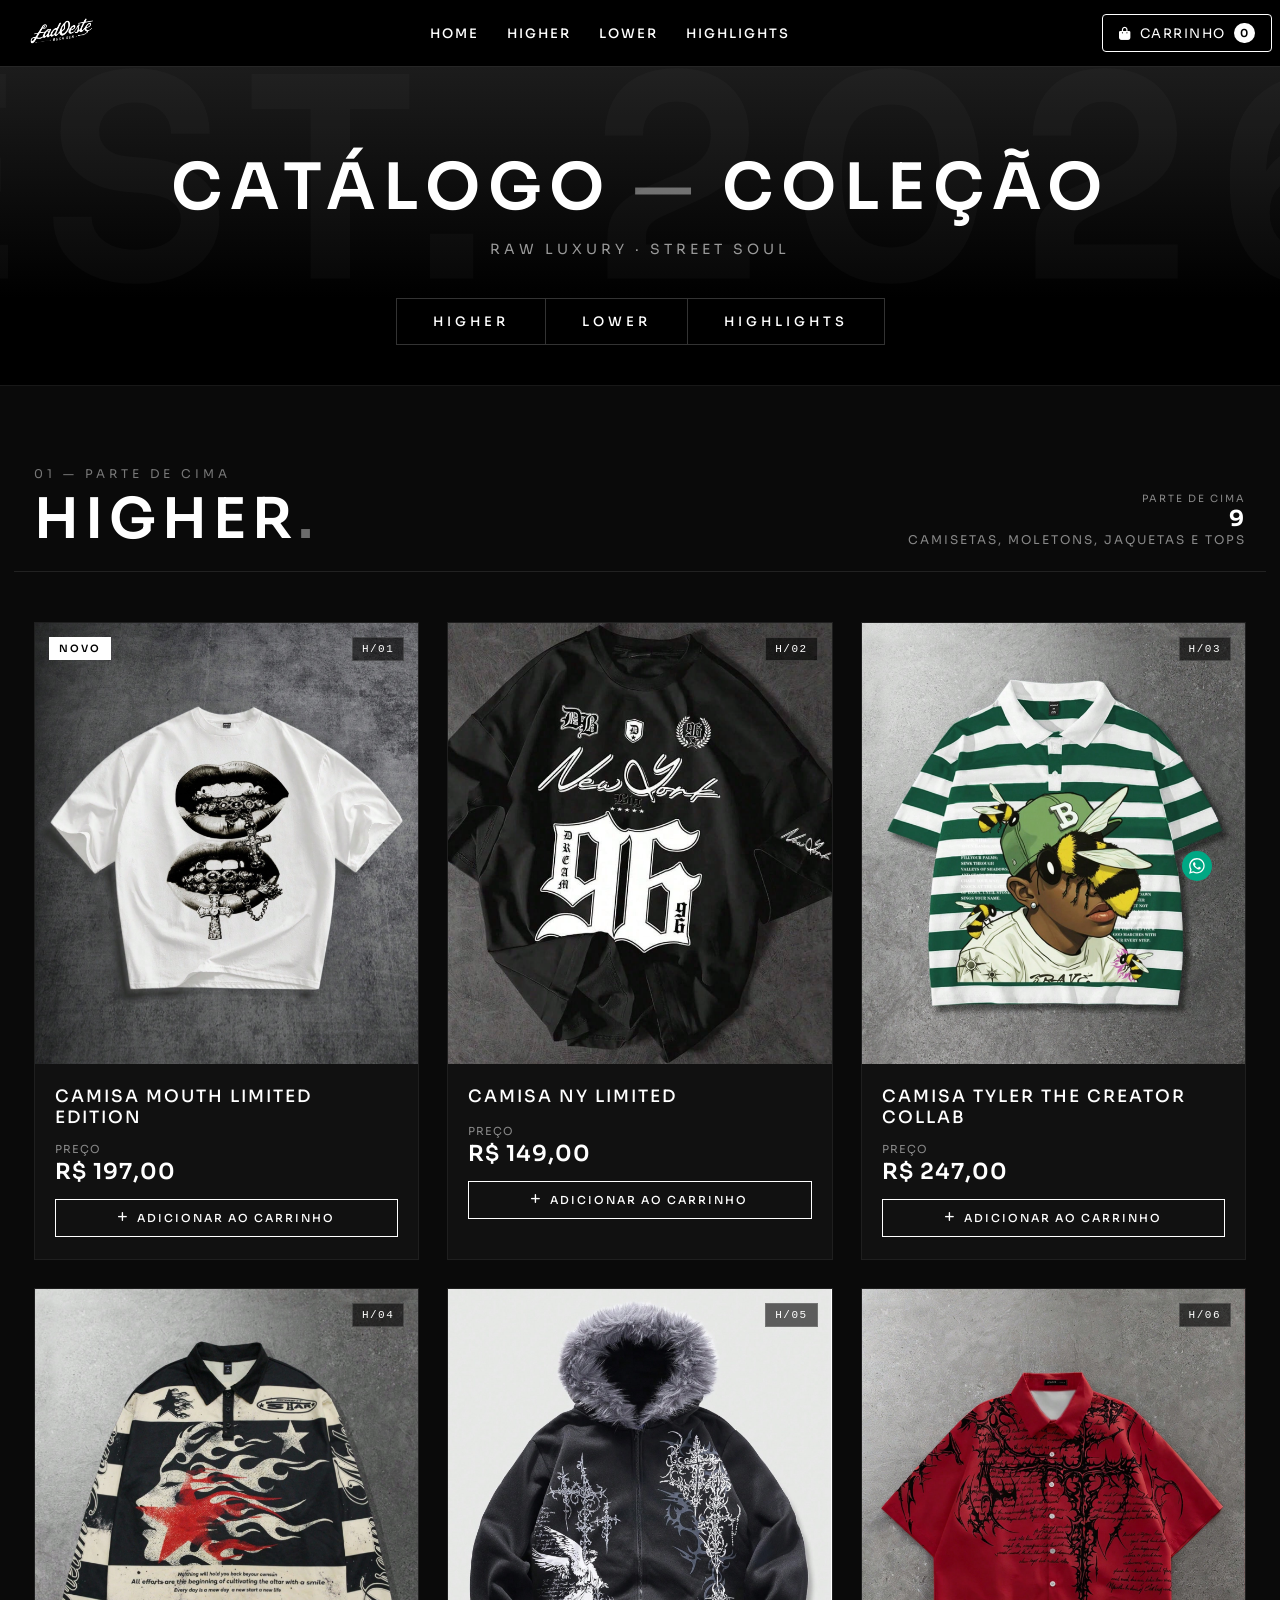
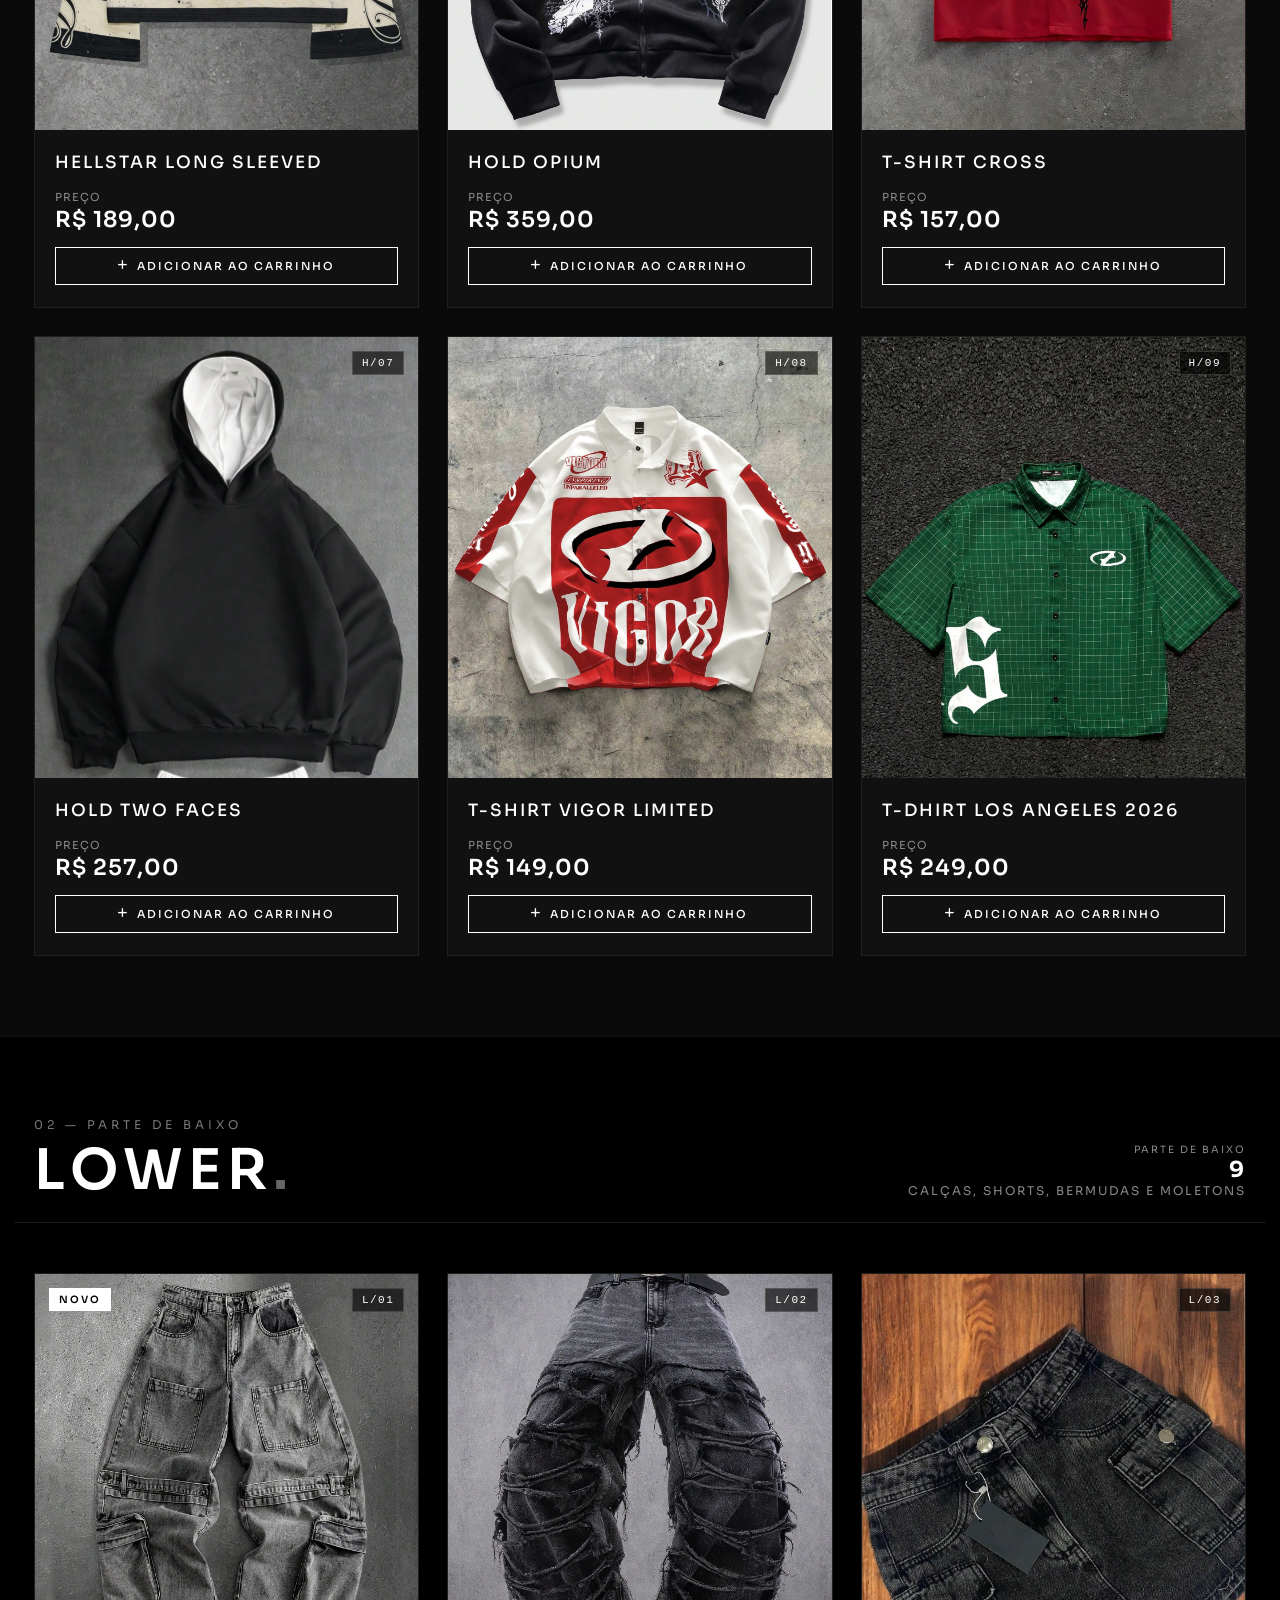
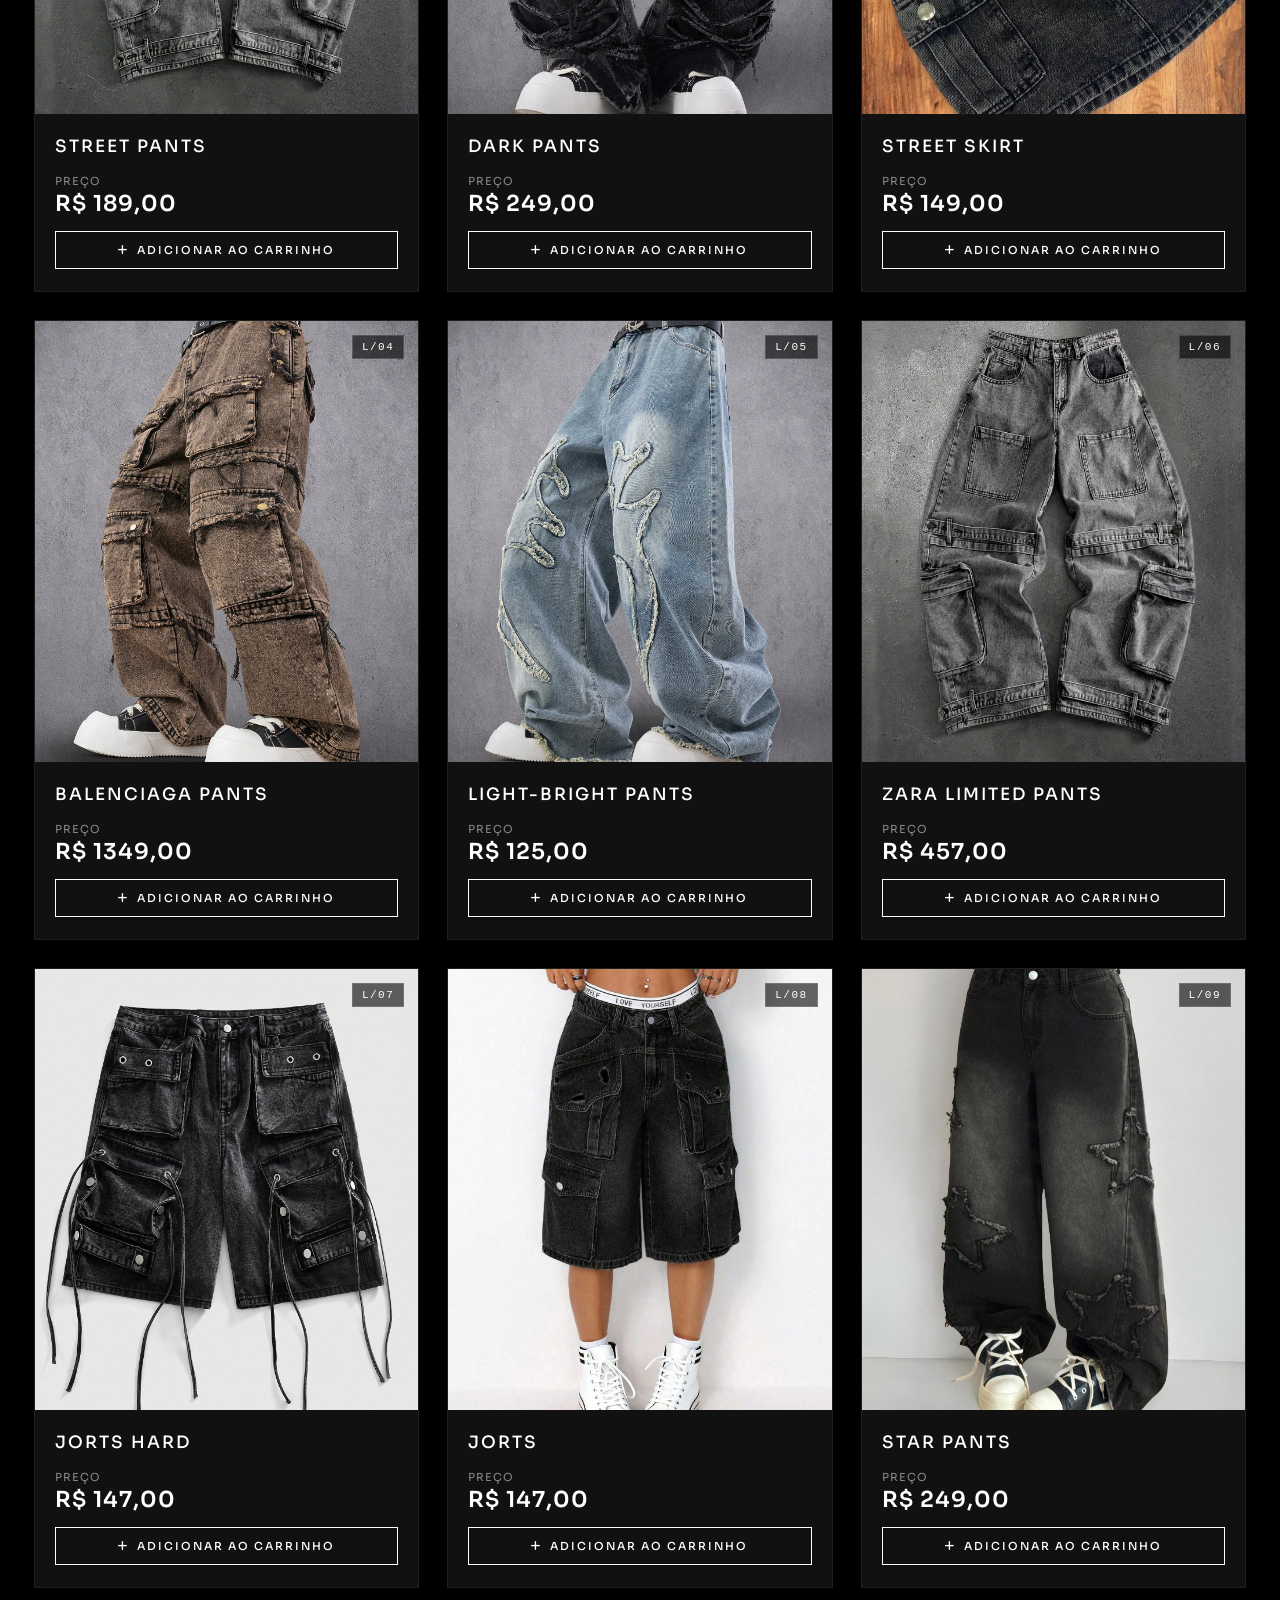
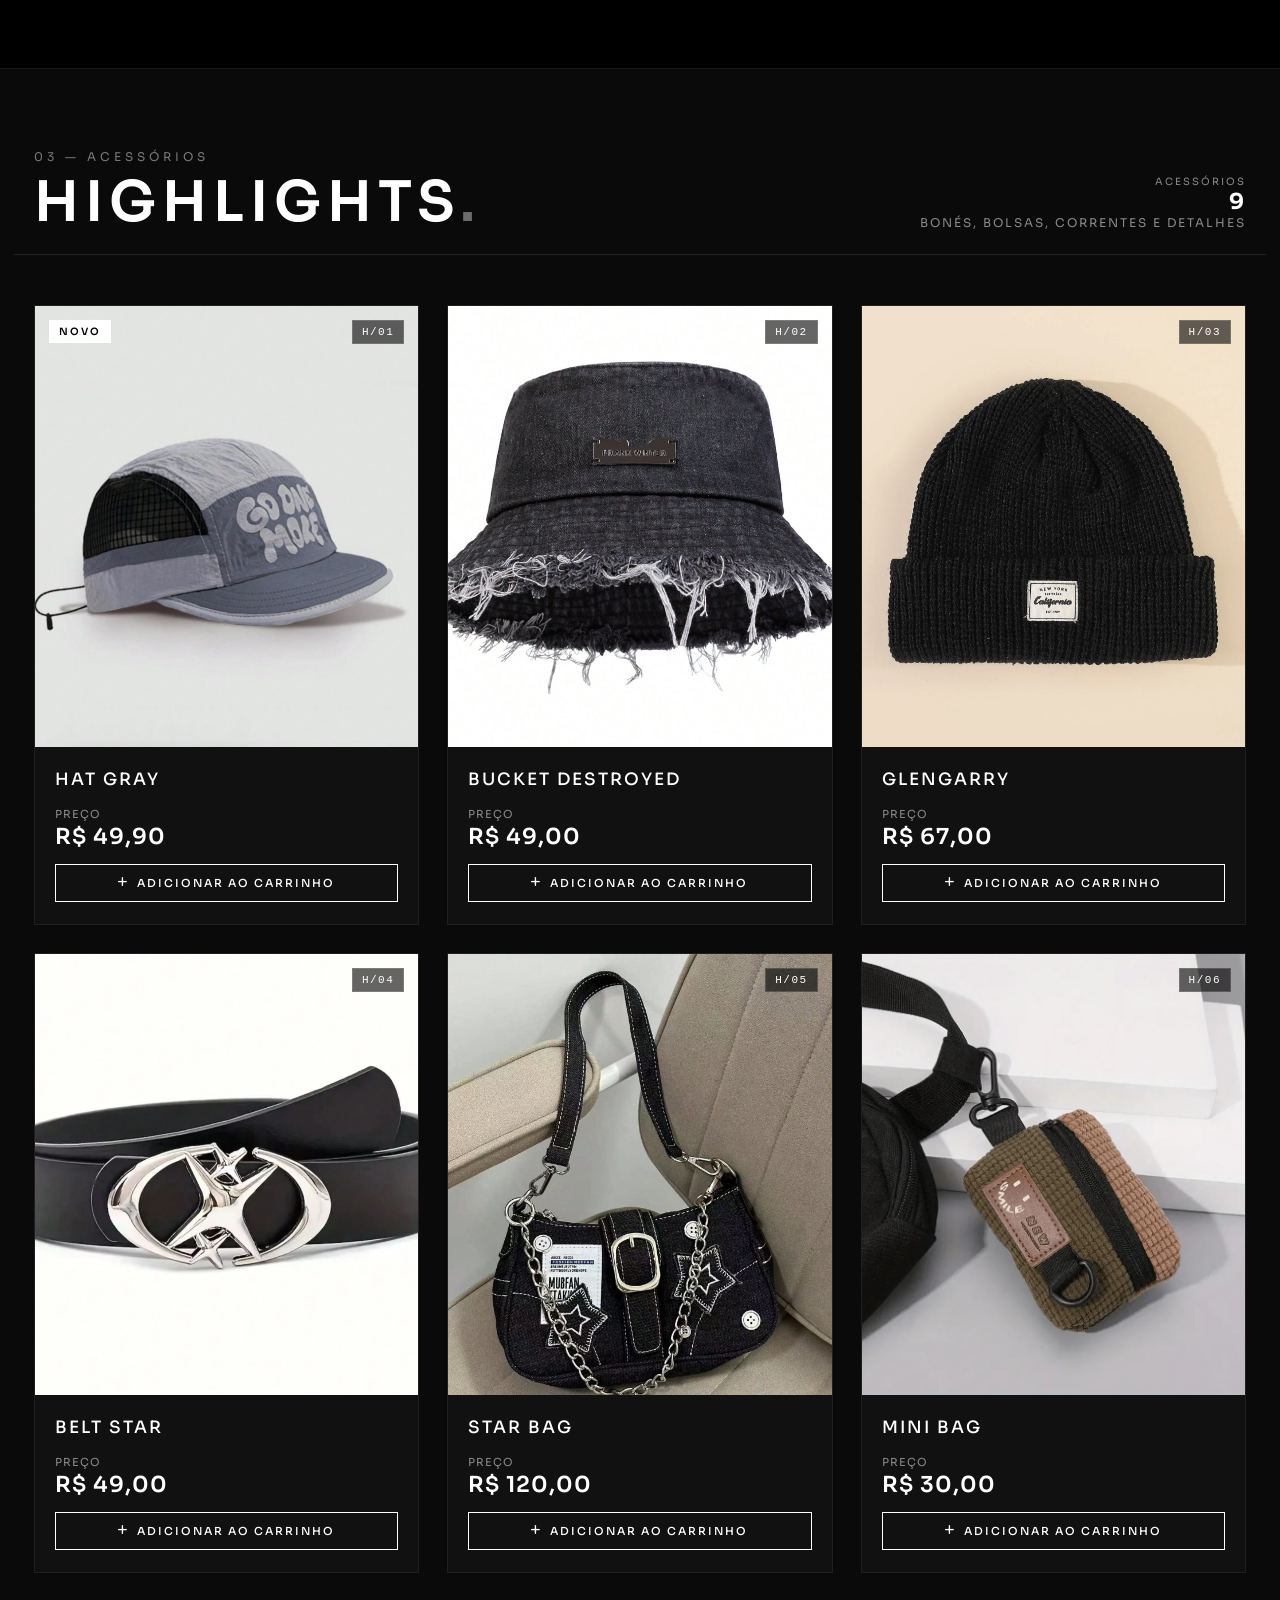
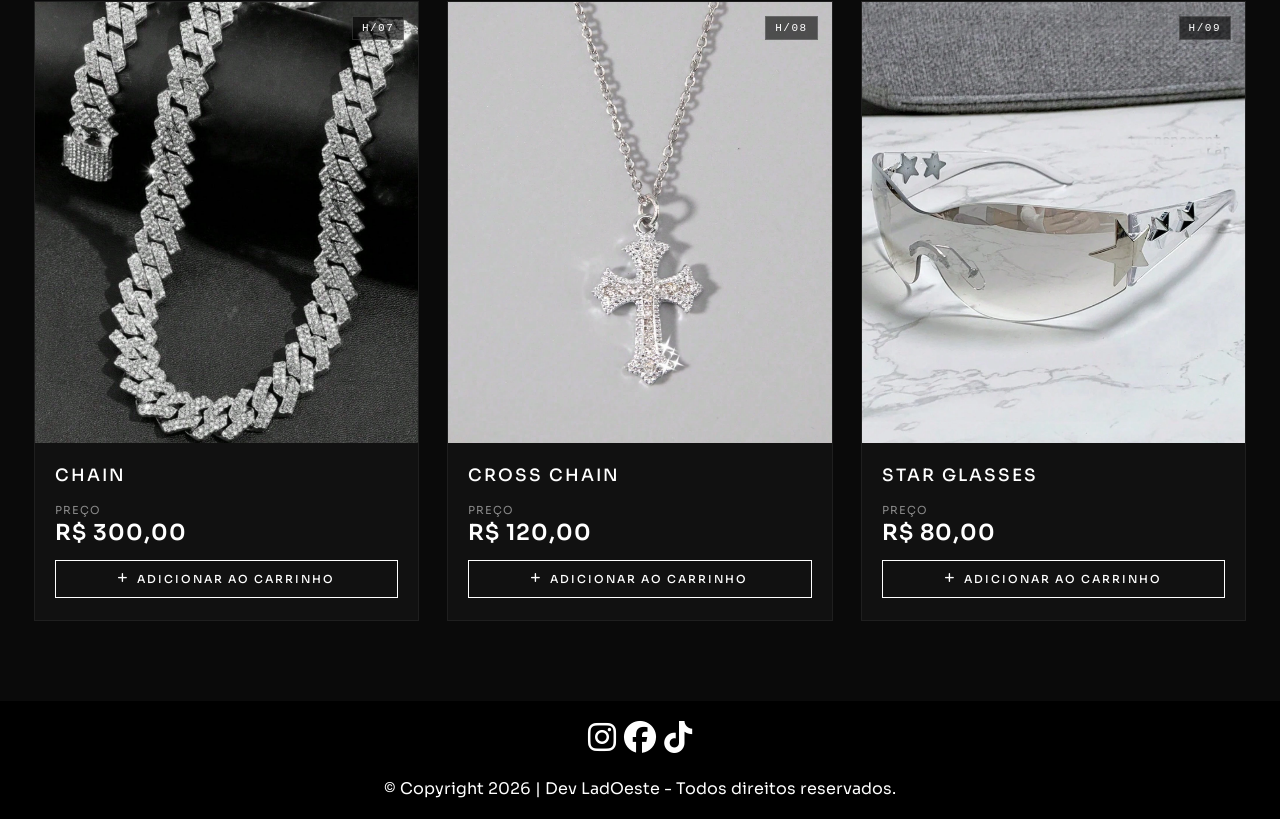
<file: catalogo.html>
<!DOCTYPE html>
<html lang="pt-br">
<head>
  <meta charset="UTF-8" />
  <meta name="viewport" content="width=device-width, initial-scale=1.0" />

  <link href="https://unpkg.com/aos@2.3.1/dist/aos.css" rel="stylesheet" />
  <link rel="preconnect" href="https://fonts.googleapis.com" />
  <link rel="preconnect" href="https://fonts.gstatic.com" crossorigin />
  <link href="https://fonts.googleapis.com/css2?family=Sora:wght@300;400;500;600;700&display=swap" rel="stylesheet" />
  <link rel="icon" href="LadOeste_4.png?v=5" type="image/png">

  <link rel="stylesheet"
        href="https://cdnjs.cloudflare.com/ajax/libs/font-awesome/6.5.1/css/all.min.css"
        crossorigin="anonymous"
        referrerpolicy="no-referrer" />

  <link rel="stylesheet" href="style.css" />
  <link rel="stylesheet" href="catalogo.css" />
  <script src="https://unpkg.com/aos@2.3.1/dist/aos.js"></script>

  <title>Catálogo - Dev LadOeste | Streetwear</title>
</head>
<body class="catalog-page">

  <!-- HEADER -->
  <header class="catalog-header">
    <nav class="header-content container">
      <div class="header-logo" data-aos="fade-right">
        <a href="index.html" data-testid="logo-link">
          <img src="assets/LadOeste_2.svg"
               alt="LadOeste" onerror="this.style.display='none'" />
        </a>
      </div>

      <div class="catalog-nav" data-aos="fade-down">
        <a href="index.html" data-testid="nav-home">Home</a>
        <a href="#higher" data-testid="nav-higher">Higher</a>
        <a href="#lower" data-testid="nav-lower">Lower</a>
        <a href="#highlights" data-testid="nav-highlights">Highlights</a>
      </div>

      <div data-aos="fade-left">
        <button class="cart-toggle-btn" data-action="open-cart" data-testid="cart-open-btn">
          <i class="fa-solid fa-bag-shopping"></i>
          Carrinho
          <span class="cart-count-badge js-cart-count" data-testid="cart-count-badge">0</span>
        </button>
      </div>
    </nav>
  </header>

  <!-- HERO -->
  <section class="catalog-hero">
    <h1 data-aos="fade-up">Catálogo <span>—</span> Coleção</h1>
    <p data-aos="fade-up" data-aos-delay="150">Raw Luxury · Street Soul</p>
  </section>

  <!-- TABS -->
  <nav class="category-tabs" data-aos="fade-up" data-aos-delay="250">
    <a href="#higher" data-testid="tab-higher">Higher</a>
    <a href="#lower" data-testid="tab-lower">Lower</a>
    <a href="#highlights" data-testid="tab-highlights">Highlights</a>
  </nav>

  <!-- HIGHER -->
  <section class="category-section" id="higher">
    <div class="category-header" data-aos="fade-up">
      <div class="category-header-text">
        <small>01 — Parte de cima</small>
        <h2>Higher<span>.</span></h2>
      </div>
      <div class="category-header-meta" id="meta-higher"></div>
    </div>
    <div class="product-grid" id="grid-higher" data-testid="grid-higher"></div>
  </section>

  <!-- LOWER -->
  <section class="category-section" id="lower">
    <div class="category-header" data-aos="fade-up">
      <div class="category-header-text">
        <small>02 — Parte de baixo</small>
        <h2>Lower<span>.</span></h2>
      </div>
      <div class="category-header-meta" id="meta-lower"></div>
    </div>
    <div class="product-grid" id="grid-lower" data-testid="grid-lower"></div>
  </section>

  <!-- HIGHLIGHTS -->
  <section class="category-section" id="highlights">
    <div class="category-header" data-aos="fade-up">
      <div class="category-header-text">
        <small>03 — Acessórios</small>
        <h2>Highlights<span>.</span></h2>
      </div>
      <div class="category-header-meta" id="meta-highlights"></div>
    </div>
    <div class="product-grid" id="grid-highlights" data-testid="grid-highlights"></div>
  </section>

  <!-- FOOTER -->
  <footer class="footer">
    <div class="footer-icons">
      <a href="#" data-testid="footer-instagram"><i class="fa-brands fa-instagram fa-2x"></i></a>
      <a href="#" data-testid="footer-facebook"><i class="fa-brands fa-facebook fa-2x"></i></a>
      <a href="#" data-testid="footer-tiktok"><i class="fa-brands fa-tiktok fa-2x"></i></a>
    </div>
    <p>© Copyright 2026 | Dev LadOeste - Todos direitos reservados.</p>
  </footer>

  <!-- WHATSAPP FLOATING -->
  <a href="https://api.whatsapp.com/send?phone=5561992385579&text=Quero%20fazer%20um%20pedido%20hoje!"
     class="btn-whatsapp"
     target="_blank"
     data-aos="zoom-in-up"
     data-testid="whatsapp-float">
    <img src="assets/whatssapp.svg"
         alt="WhatsApp"
         onerror="this.outerHTML='<i class=&quot;fa-brands fa-whatsapp&quot; style=&quot;font-size:62px;color:#25d366;&quot;></i>'" />
    <span class="tooltip-text">Fale conosco</span>
  </a>

  <!-- ============== CART DRAWER ============== -->
  <div class="cart-overlay" id="cart-overlay" data-action="close-cart" data-testid="cart-overlay"></div>

  <aside class="cart-drawer" id="cart-drawer" data-testid="cart-drawer">
    <div class="cart-header">
      <h3>Seu <span>carrinho</span></h3>
      <button class="cart-close-btn" data-action="close-cart" data-testid="cart-close-btn" aria-label="Fechar">
        <i class="fa-solid fa-xmark"></i>
      </button>
    </div>

    <div class="cart-items" id="cart-items" data-testid="cart-items"></div>

    <div class="cart-footer">
      <div class="cart-summary-row">
        <span>Subtotal</span>
        <span class="js-cart-subtotal" data-testid="cart-subtotal">R$ 0,00</span>
      </div>
      <div class="cart-summary-row">
        <span>Frete</span>
        <span>A calcular</span>
      </div>
      <div class="cart-summary-row total">
        <span>Total</span>
        <span class="js-cart-total" data-testid="cart-total">R$ 0,00</span>
      </div>
      <button class="checkout-btn" id="checkout-btn" data-testid="checkout-btn" disabled>
        Finalizar compra
      </button>
    </div>
  </aside>

  <!-- ============== CHECKOUT MODAL ============== -->
  <div class="modal-overlay" id="checkout-modal-overlay" data-testid="checkout-modal">
    <div class="checkout-modal">
      <div class="modal-header">
        <h3>Finalizar <span>pedido</span></h3>
        <button class="cart-close-btn" data-action="close-checkout" data-testid="checkout-close-btn" aria-label="Fechar">
          <i class="fa-solid fa-xmark"></i>
        </button>
      </div>

      <div class="modal-body">
        <div class="checkout-summary">
          <div class="checkout-summary-row">
            <span>Itens</span>
            <span><span class="js-cart-count" data-testid="checkout-count">0</span> peça(s)</span>
          </div>
          <div class="checkout-summary-row">
            <span>Subtotal</span>
            <span class="js-cart-subtotal" data-testid="checkout-subtotal">R$ 0,00</span>
          </div>
          <div class="checkout-summary-row total">
            <span>Total</span>
            <span class="js-cart-total" data-testid="checkout-total">R$ 0,00</span>
          </div>
        </div>

        <span class="payment-label">Escolha a forma de pagamento</span>

        <div class="payment-options">
          <button class="payment-option" data-payment="paypal" data-testid="pay-paypal">
            <span class="payment-option-icon paypal"><i class="fa-brands fa-paypal"></i></span>
            <span class="payment-option-body">
              <strong>PayPal</strong>
              <small>Pagamento internacional seguro</small>
            </span>
            <i class="fa-solid fa-arrow-right payment-option-arrow"></i>
          </button>

          <button class="payment-option" data-payment="stripe" data-testid="pay-stripe">
            <span class="payment-option-icon stripe"><i class="fa-brands fa-stripe-s"></i></span>
            <span class="payment-option-body">
              <strong>Stripe — Cartão</strong>
              <small>Crédito / débito · Visa, Master, Amex</small>
            </span>
            <i class="fa-solid fa-arrow-right payment-option-arrow"></i>
          </button>

          <button class="payment-option" data-payment="mercadopago" data-testid="pay-mercadopago">
            <span class="payment-option-icon mercadopago"><i class="fa-solid fa-money-bill-wave"></i></span>
            <span class="payment-option-body">
              <strong>Mercado Pago</strong>
              <small>Pix · cartão · boleto</small>
            </span>
            <i class="fa-solid fa-arrow-right payment-option-arrow"></i>
          </button>

          <button class="payment-option" data-payment="whatsapp" data-testid="pay-whatsapp">
            <span class="payment-option-icon whatsapp"><i class="fa-brands fa-whatsapp"></i></span>
            <span class="payment-option-body">
              <strong>Finalizar via WhatsApp</strong>
              <small>Combinar pagamento direto com a loja</small>
            </span>
            <i class="fa-solid fa-arrow-right payment-option-arrow"></i>
          </button>
        </div>
      </div>

      <div class="modal-footer">
        <small>Pagamento 100% seguro · Suas informações são privadas</small>
      </div>
    </div>
  </div>

  <!-- TOAST -->
  <div class="toast" id="toast" data-testid="toast">
    <i class="fa-solid fa-check-circle"></i>
    <span>Item adicionado</span>
  </div>

  <!-- React mount (kept hidden so CRA dev server doesn't break) -->
  <div id="root" style="display:none"></div>

  <script src="cart.js"></script>
  <script src="catalog-data.js"></script>
  <script>
    if (typeof AOS !== "undefined") AOS.init({ duration: 700, once: true });
  </script>
</body>
</html>
</file>
<file: style.css>
* {
  margin: 0;
  padding: 0;
  box-sizing: border-box;
  outline: 0;
}

header {
  width: 100%;
}

.header-content {
  display: flex;
  align-items: center;
  justify-content: space-between;
}

i {
  color: #FFF;
}

.header-icons {
  display: flex;
  gap: 14px;
}

.header-icons a:hover i {
  animation: translateY 0.8s infinite alternate;
  color: #d34040;
}

@keyframes translateY {
  from { transform: translateY(0) scale(1); }
  to   { transform: translateY(-8px) scale(1.1); }
}

.header-button {
  border: 1px solid #FFF;
  padding: 8px 24px;
  border-radius: 4px;
  color: #FFF;
  background-color: transparent;
  transition: background-color 0.8s;
  text-transform: uppercase;
  letter-spacing: 2px;
  font-size: 13px;
  font-weight: 500;
  display: inline-block;
}

.header-button:hover {
  border: 1px solid #7c7c7c;
  background-color: #000000;
}

.header-logo {
  display: flex;
  align-items: center;
  justify-content: center;
  margin-top: 14px;
}

@media screen and (max-width: 768px) {
  .header-content {
    width: 100%;
    flex-direction: column;
    align-items: center;
    justify-content: center;
  }
  .header-content i {
    margin-top: 16px;
    font-size: 34px;
  }
  .header-logo img {
    width: 160px;
    margin-top: 10px;
  }
  .header-button { display: none; }
}

.container {
  max-width: 1440px;
  margin: 0 auto;
  padding: 0 8px;
}

.bg-home {
  position: relative;
}

.bg-home::before {
  content: "";
  display: block;
  position: absolute;
  background-image: linear-gradient(to bottom, rgb(255, 255, 255), #030303), url("./assets/bg.jpg");
  left: 0;
  top: 0;
  width: 100%;
  height: 100%;
  z-index: -1;
  background-size: cover;
  background-repeat: no-repeat;
  background-position: 50% 0;
  opacity: 0.9;
}

.hero {
  color: #FFF;
  min-height: 80vh;
  display: flex;
  flex-direction: column;
  align-items: center;
  justify-content: center;
  padding: 14px;
}

.about {
  background-color: #000000;
  overflow: hidden;
  color: #FFF;
  background-image: url("./assets/fundo.png");
}

.about-content {
  display: flex;
  align-items: center;
  justify-content: center;
  gap: 14px;
  padding: 34px 14px 64px 14px;
}
.about-content img { max-width: 570px; }
.about-content div { flex: 1; }

.about-description h2 {
  font-size: 38px;
  margin-bottom: 24px;
}
.about-description p {
  margin-bottom: 14px;
  line-height: 150%;
}

@media screen and (max-width: 768px) {
  .about-content { flex-direction: column; }
}

.services {
  background-color: #FFF;
  color: #232224;
  display: flex;
  flex-direction: column;
  align-items: center;
  justify-content: center;
  padding: 54px 14px;
}

.services-content h2 {
  text-transform: uppercase;
  text-align: center;
  font-size: 38px;
  margin-bottom: 14px;
}

.services-content h3 {
  text-align: center;
  font-size: 28px;
}

.haircuts {
  display: flex;
  justify-content: center;
  align-items: center;
  gap: 16px;
  padding: 0 44px 34px 44px;
}

.haircut {
  flex: 1;
  display: flex;
  flex-direction: column;
  background-color: #FFF;
  border-radius: 8px;
  box-shadow: 0px -1px 17px -4px rgba(0, 0, 0, 0.45);
  overflow: hidden;
  cursor: pointer;
  text-decoration: none;
  color: inherit;
}
.haircut img {
  width: 100%;
  max-width: 354px;
  transition: transform 0.2s;
}
.haircut img:hover {
  transform: scale(1.2);
  z-index: 1;
}

.haircut-info {
  width: 100%;
  display: flex;
  justify-content: center;
  padding: 14px;
  background-color: #FFF;
  z-index: 99;
  text-align: center;
}

.haircut-info button {
  color: #FFF;
  background-color: #d94140;
  padding: 4px 8px;
  border-radius: 4px;
  border: 0;
  cursor: default;
}

@media screen and (max-width: 768px) {
  .haircuts { flex-direction: column; }
  .haircut img { max-width: 740px; }
}

.footer {
  display: flex;
  flex-direction: column;
  align-items: center;
  justify-content: center;
  padding: 20px 0;
  gap: 24px;
  color: #ffffff;
  background-color: #000000;
}

.footer-icons { display: flex; gap: 8px; color: #FFF; }
.footer-logo img { width: 200px; }

.btn-whatsapp {
  position: fixed;
  bottom: 14px;
  right: 24px;
  z-index: 99;
}
.btn-whatsapp img {
  max-width: 74px;
  transition: transform 0.4s;
}
.btn-whatsapp img:hover { transform: scale(1.1); }

.btn-whatsapp .tooltip-text {
  visibility: hidden;
  position: absolute;
  width: 120px;
  top: 8px;
  left: -144px;
  padding: 6px;
  border-radius: 8px;
  text-align: center;
  background-color: #232224;
  color: #FFF;
  opacity: 0;
  transition: opacity 0.4s;
}

.btn-whatsapp:hover .tooltip-text {
  visibility: visible;
  opacity: 1;
}

@media screen and (max-width: 768px) {
  .btn-whatsapp img { max-width: 64px; }
}

body {
  font-family: "Sora", sans-serif;
  width: 100%;
  min-height: 100vh;
  position: relative;
  background-color: #858686;
}

button { font-family: "Sora", sans-serif; cursor: pointer; }
svg { width: 100%; }
img { width: 40%; height: auto; }
a { cursor: pointer; text-decoration: none; }
.sobre { width: 900px; }
</file>
<file: catalogo.css>
/* ===== CATÁLOGO PAGE ===== */

.catalog-page {
  background: #000;
  min-height: 100vh;
  color: #FFF;
}

/* HEADER do catálogo - igual ao home mas mais compacto */
.catalog-header {
  position: sticky;
  top: 0;
  z-index: 50;
  background: rgba(0, 0, 0, 0.92);
  backdrop-filter: blur(14px);
  -webkit-backdrop-filter: blur(14px);
  border-bottom: 1px solid rgba(255, 255, 255, 0.15);
  padding: 14px 0;
}

.catalog-header .header-content {
  align-items: center;
}

.catalog-header .header-logo { margin-top: 0; }
.catalog-header .header-logo img { width: 110px; }

.catalog-nav {
  display: flex;
  gap: 28px;
  align-items: center;
}

.catalog-nav a {
  color: #FFF;
  font-size: 13px;
  text-transform: uppercase;
  letter-spacing: 2px;
  font-weight: 500;
  position: relative;
  padding: 6px 0;
  transition: color 0.3s;
}

.catalog-nav a::after {
  content: "";
  position: absolute;
  bottom: 0;
  left: 0;
  width: 0;
  height: 2px;
  background: #FFF;
  transition: width 0.3s;
}

.catalog-nav a:hover { color: #FFF; }
.catalog-nav a:hover::after { width: 100%; }

.cart-toggle-btn {
  background: transparent;
  border: 1px solid #FFF;
  color: #FFF;
  padding: 8px 16px;
  border-radius: 4px;
  display: flex;
  align-items: center;
  gap: 8px;
  transition: all 0.3s;
  position: relative;
  font-size: 13px;
  text-transform: uppercase;
  letter-spacing: 1.5px;
}

.cart-toggle-btn:hover {
  background: #FFF;
  color: #000;
}

.cart-count-badge {
  background: #FFF;
  color: #000;
  font-size: 11px;
  min-width: 20px;
  height: 20px;
  border-radius: 10px;
  display: inline-flex;
  align-items: center;
  justify-content: center;
  padding: 0 6px;
  font-weight: 600;
}

.cart-toggle-btn:hover .cart-count-badge {
  background: #000;
  color: #FFF;
}

/* CATALOG HERO - único gradiente da página */
.catalog-hero {
  padding: 80px 14px 40px;
  text-align: center;
  position: relative;
  overflow: hidden;
  background: linear-gradient(180deg, #1c1c1c 0%, #000 100%);
}

.catalog-hero::before {
  content: "EST. 2026";
  position: absolute;
  top: 50%;
  left: 50%;
  transform: translate(-50%, -50%);
  font-size: 280px;
  font-weight: 600;
  color: rgba(255, 255, 255, 0.025);
  letter-spacing: 20px;
  white-space: nowrap;
  z-index: 0;
  pointer-events: none;
}

.catalog-hero h1 {
  font-size: 64px;
  text-transform: uppercase;
  letter-spacing: 8px;
  margin-bottom: 12px;
  position: relative;
  z-index: 1;
  font-weight: 600;
}

.catalog-hero h1 span { color: #FFF; opacity: 0.4; }

.catalog-hero p {
  color: #999;
  font-size: 14px;
  letter-spacing: 4px;
  text-transform: uppercase;
  position: relative;
  z-index: 1;
}

/* CATEGORY ANCHORS NAV */
.category-tabs {
  display: flex;
  justify-content: center;
  gap: 0;
  padding: 0 14px 40px;
  flex-wrap: wrap;
  position: relative;
  z-index: 1;
}

.category-tabs a {
  color: #FFF;
  padding: 14px 36px;
  text-transform: uppercase;
  letter-spacing: 4px;
  font-size: 13px;
  font-weight: 500;
  border: 1px solid rgba(255, 255, 255, 0.2);
  border-right: none;
  transition: all 0.3s;
}

.category-tabs a:last-child { border-right: 1px solid rgba(255, 255, 255, 0.2); }
.category-tabs a:hover {
  background: #FFF;
  border-color: #FFF;
  color: #000;
}

/* CATEGORY SECTIONS */
.category-section {
  padding: 80px 14px;
  border-top: 1px solid rgba(255, 255, 255, 0.06);
}

.category-section:nth-child(even) {
  background: #0a0a0a;
}

.category-header {
  max-width: 1440px;
  margin: 0 auto 50px;
  display: flex;
  align-items: flex-end;
  justify-content: space-between;
  padding: 0 20px;
  border-bottom: 1px solid rgba(255, 255, 255, 0.1);
  padding-bottom: 24px;
}

.category-header-text h2 {
  font-size: 56px;
  text-transform: uppercase;
  letter-spacing: 6px;
  font-weight: 600;
  line-height: 1;
}

.category-header-text h2 span { color: #FFF; opacity: 0.4; }

.category-header-text small {
  color: #777;
  font-size: 12px;
  letter-spacing: 4px;
  text-transform: uppercase;
  display: block;
  margin-bottom: 10px;
}

.category-header-meta {
  color: #888;
  font-size: 12px;
  letter-spacing: 2px;
  text-transform: uppercase;
  text-align: right;
}

.category-header-meta strong { color: #FFF; font-size: 22px; display: block; }

/* PRODUCT GRID */
.product-grid {
  max-width: 1440px;
  margin: 0 auto;
  display: grid;
  grid-template-columns: repeat(3, 1fr);
  gap: 28px;
  padding: 0 20px;
}

.product-card {
  background: #111;
  border: 1px solid rgba(255, 255, 255, 0.06);
  overflow: hidden;
  transition: transform 0.4s, border-color 0.4s, box-shadow 0.4s;
  display: flex;
  flex-direction: column;
  position: relative;
}

.product-card:hover {
  transform: translateY(-6px);
  border-color: #FFF;
  box-shadow: 0 24px 48px -16px rgba(255, 255, 255, 0.18);
}

.product-image-wrap {
  position: relative;
  width: 100%;
  aspect-ratio: 1 / 1.15;
  background: #161616;
  display: flex;
  align-items: center;
  justify-content: center;
  overflow: hidden;
}

.product-image-wrap::before {
  content: "";
  position: absolute;
  inset: 0;
  background-image:
    linear-gradient(45deg, rgba(255,255,255,0.02) 25%, transparent 25%),
    linear-gradient(-45deg, rgba(255,255,255,0.02) 25%, transparent 25%);
  background-size: 12px 12px;
}

.product-image-wrap img {
  width: 100%;
  height: 100%;
  object-fit: cover;
  position: relative;
  z-index: 1;
  transition: transform 0.6s;
}

.product-card:hover .product-image-wrap img { transform: scale(1.06); }

.product-image-placeholder {
  position: relative;
  z-index: 1;
  text-align: center;
  color: rgba(255, 255, 255, 0.3);
  font-size: 11px;
  letter-spacing: 3px;
  text-transform: uppercase;
  padding: 20px;
}

.product-image-placeholder i { font-size: 48px; margin-bottom: 14px; display: block; color: rgba(255, 255, 255, 0.25); }

.product-tag {
  position: absolute;
  top: 14px;
  left: 14px;
  background: #FFF;
  color: #000;
  font-size: 10px;
  letter-spacing: 2px;
  text-transform: uppercase;
  padding: 5px 10px;
  z-index: 2;
  font-weight: 600;
}

.product-number {
  position: absolute;
  top: 14px;
  right: 14px;
  background: rgba(0, 0, 0, 0.6);
  color: #FFF;
  font-size: 11px;
  letter-spacing: 1.5px;
  padding: 5px 9px;
  z-index: 2;
  font-family: monospace;
  border: 1px solid rgba(255,255,255,0.15);
}

.product-info {
  padding: 22px 20px;
  display: flex;
  flex-direction: column;
  gap: 14px;
  flex: 1;
}

.product-name {
  font-size: 17px;
  text-transform: uppercase;
  letter-spacing: 2px;
  font-weight: 500;
  color: #FFF;
  min-height: 24px;
}

.product-name.placeholder {
  color: rgba(255, 255, 255, 0.25);
  font-style: normal;
}

.product-meta {
  display: flex;
  align-items: center;
  justify-content: space-between;
  gap: 12px;
}

.product-price {
  color: #FFF;
  font-size: 22px;
  font-weight: 600;
  letter-spacing: 1px;
}

.product-price small {
  color: #888;
  font-size: 11px;
  font-weight: 400;
  letter-spacing: 1px;
  display: block;
  text-transform: uppercase;
  margin-bottom: 2px;
}

.add-to-cart-btn {
  background: transparent;
  color: #FFF;
  border: 1px solid #FFF;
  padding: 11px 16px;
  letter-spacing: 2px;
  text-transform: uppercase;
  font-size: 11px;
  font-weight: 500;
  transition: all 0.3s;
  display: inline-flex;
  align-items: center;
  gap: 8px;
  width: 100%;
  justify-content: center;
}

.add-to-cart-btn:hover {
  background: #FFF;
  border-color: #FFF;
  color: #000;
}

.add-to-cart-btn.added {
  background: #FFF;
  border-color: #FFF;
  color: #000;
}

@media screen and (max-width: 1024px) {
  .product-grid { grid-template-columns: repeat(2, 1fr); }
  .catalog-hero h1 { font-size: 44px; letter-spacing: 5px; }
  .catalog-hero::before { font-size: 160px; letter-spacing: 12px; }
  .category-header-text h2 { font-size: 38px; }
}

@media screen and (max-width: 640px) {
  .catalog-nav { gap: 16px; }
  .catalog-nav a { font-size: 11px; letter-spacing: 1px; }
  .product-grid { grid-template-columns: 1fr; gap: 18px; }
  .catalog-hero { padding: 50px 14px 24px; }
  .catalog-hero h1 { font-size: 32px; letter-spacing: 3px; }
  .catalog-hero::before { display: none; }
  .category-header { flex-direction: column; align-items: flex-start; gap: 12px; }
  .category-header-meta { text-align: left; }
  .category-tabs a { padding: 10px 18px; letter-spacing: 2px; }
  .category-section { padding: 50px 14px; }
}

/* ===== CART DRAWER ===== */
.cart-overlay {
  position: fixed;
  inset: 0;
  background: rgba(0, 0, 0, 0.7);
  backdrop-filter: blur(4px);
  z-index: 998;
  opacity: 0;
  pointer-events: none;
  transition: opacity 0.4s;
}

.cart-overlay.open { opacity: 1; pointer-events: auto; }

.cart-drawer {
  position: fixed;
  top: 0;
  right: 0;
  width: 460px;
  max-width: 100%;
  height: 100vh;
  background: #000;
  border-left: 1px solid rgba(255, 255, 255, 0.15);
  z-index: 999;
  transform: translateX(100%);
  transition: transform 0.4s cubic-bezier(.5,.0,.2,1);
  display: flex;
  flex-direction: column;
  color: #FFF;
}

.cart-drawer.open { transform: translateX(0); }

.cart-header {
  padding: 26px 24px;
  border-bottom: 1px solid rgba(255, 255, 255, 0.08);
  display: flex;
  align-items: center;
  justify-content: space-between;
}

.cart-header h3 {
  font-size: 20px;
  letter-spacing: 4px;
  text-transform: uppercase;
  font-weight: 500;
}

.cart-header h3 span { color: #FFF; opacity: 0.5; }

.cart-close-btn {
  background: transparent;
  border: none;
  color: #FFF;
  font-size: 24px;
  width: 36px;
  height: 36px;
  display: flex;
  align-items: center;
  justify-content: center;
  border-radius: 50%;
  transition: all 0.3s;
}

.cart-close-btn:hover { background: #FFF; color: #000; transform: rotate(90deg); }

.cart-items {
  flex: 1;
  overflow-y: auto;
  padding: 18px 24px;
}

.cart-items::-webkit-scrollbar { width: 5px; }
.cart-items::-webkit-scrollbar-thumb { background: #FFF; }

.cart-empty {
  text-align: center;
  color: #666;
  padding: 80px 20px;
}

.cart-empty i {
  font-size: 56px;
  color: #333;
  margin-bottom: 18px;
}

.cart-empty p {
  letter-spacing: 3px;
  text-transform: uppercase;
  font-size: 13px;
}

.cart-empty small {
  display: block;
  margin-top: 8px;
  letter-spacing: 1px;
  font-size: 11px;
  color: #444;
}

.cart-item {
  display: flex;
  gap: 14px;
  padding: 16px 0;
  border-bottom: 1px solid rgba(255, 255, 255, 0.05);
  align-items: center;
}

.cart-item-img {
  width: 70px;
  height: 80px;
  flex-shrink: 0;
  background: #1a1a1a;
  display: flex;
  align-items: center;
  justify-content: center;
  border: 1px solid rgba(255,255,255,0.05);
}

.cart-item-img img { width: 100%; height: 100%; object-fit: cover; }
.cart-item-img i { color: rgba(255, 255, 255, 0.3); font-size: 22px; }

.cart-item-body {
  flex: 1;
  display: flex;
  flex-direction: column;
  gap: 6px;
  min-width: 0;
}

.cart-item-name {
  font-size: 13px;
  text-transform: uppercase;
  letter-spacing: 1.5px;
  font-weight: 500;
  white-space: nowrap;
  overflow: hidden;
  text-overflow: ellipsis;
}

.cart-item-cat {
  font-size: 10px;
  color: #FFF;
  opacity: 0.55;
  letter-spacing: 2px;
  text-transform: uppercase;
}

.cart-item-controls {
  display: flex;
  align-items: center;
  gap: 10px;
  margin-top: 4px;
}

.qty-btn {
  background: transparent;
  border: 1px solid rgba(255,255,255,0.2);
  color: #FFF;
  width: 26px;
  height: 26px;
  display: flex;
  align-items: center;
  justify-content: center;
  font-size: 14px;
  transition: all 0.2s;
}

.qty-btn:hover { background: #FFF; border-color: #FFF; color: #000; }

.qty-display {
  font-size: 13px;
  min-width: 22px;
  text-align: center;
  font-weight: 600;
}

.cart-item-right {
  text-align: right;
  display: flex;
  flex-direction: column;
  align-items: flex-end;
  gap: 6px;
}

.cart-item-price {
  color: #FFF;
  font-weight: 600;
  font-size: 14px;
  letter-spacing: 0.5px;
}

.cart-item-remove {
  background: transparent;
  border: none;
  color: #555;
  font-size: 12px;
  letter-spacing: 1px;
  text-transform: uppercase;
  transition: color 0.2s;
}

.cart-item-remove:hover { color: #FFF; }

.cart-footer {
  padding: 22px 24px;
  border-top: 1px solid rgba(255, 255, 255, 0.08);
  background: #0a0a0a;
}

.cart-summary-row {
  display: flex;
  justify-content: space-between;
  margin-bottom: 8px;
  font-size: 13px;
  color: #999;
  letter-spacing: 1.5px;
  text-transform: uppercase;
}

.cart-summary-row.total {
  font-size: 18px;
  color: #FFF;
  font-weight: 600;
  margin-top: 14px;
  padding-top: 14px;
  border-top: 1px solid rgba(255,255,255,0.08);
  letter-spacing: 3px;
}

.cart-summary-row.total span:last-child { color: #FFF; }

.checkout-btn {
  width: 100%;
  background: #FFF;
  color: #000;
  border: none;
  padding: 16px;
  font-size: 13px;
  letter-spacing: 4px;
  text-transform: uppercase;
  font-weight: 600;
  margin-top: 18px;
  transition: all 0.3s;
}

.checkout-btn:hover:not(:disabled) {
  background: #e5e5e5;
  letter-spacing: 5px;
}

.checkout-btn:disabled {
  opacity: 0.4;
  cursor: not-allowed;
}

@media screen and (max-width: 540px) {
  .cart-drawer { width: 100%; }
}

/* ===== CHECKOUT MODAL ===== */
.modal-overlay {
  position: fixed;
  inset: 0;
  background: rgba(0, 0, 0, 0.85);
  backdrop-filter: blur(6px);
  z-index: 1000;
  display: none;
  align-items: center;
  justify-content: center;
  padding: 20px;
}

.modal-overlay.open { display: flex; }

.checkout-modal {
  background: #000;
  border: 1px solid rgba(255, 255, 255, 0.15);
  width: 100%;
  max-width: 520px;
  max-height: 92vh;
  overflow-y: auto;
  color: #FFF;
  position: relative;
  animation: modalIn 0.4s cubic-bezier(.4,0,.2,1);
}

@keyframes modalIn {
  from { opacity: 0; transform: translateY(30px) scale(0.96); }
  to { opacity: 1; transform: translateY(0) scale(1); }
}

.modal-header {
  padding: 28px 30px 18px;
  border-bottom: 1px solid rgba(255,255,255,0.06);
  display: flex;
  justify-content: space-between;
  align-items: center;
}

.modal-header h3 {
  font-size: 22px;
  letter-spacing: 5px;
  text-transform: uppercase;
  font-weight: 500;
}

.modal-header h3 span { color: #FFF; opacity: 0.5; }

.modal-body {
  padding: 26px 30px;
}

.checkout-summary {
  background: #0a0a0a;
  padding: 18px 20px;
  margin-bottom: 24px;
  border-left: 3px solid #FFF;
}

.checkout-summary-row {
  display: flex;
  justify-content: space-between;
  font-size: 12px;
  letter-spacing: 1px;
  text-transform: uppercase;
  margin-bottom: 6px;
  color: #999;
}

.checkout-summary-row.total {
  margin-top: 10px;
  padding-top: 10px;
  border-top: 1px solid rgba(255,255,255,0.08);
  color: #FFF;
  font-size: 15px;
  font-weight: 600;
}

.checkout-summary-row.total span:last-child { color: #FFF; }

.payment-label {
  font-size: 12px;
  text-transform: uppercase;
  letter-spacing: 4px;
  color: #777;
  margin-bottom: 18px;
  display: block;
}

.payment-options {
  display: flex;
  flex-direction: column;
  gap: 10px;
}

.payment-option {
  display: flex;
  align-items: center;
  gap: 14px;
  padding: 16px 18px;
  border: 1px solid rgba(255,255,255,0.08);
  background: #0a0a0a;
  cursor: pointer;
  transition: all 0.3s;
  width: 100%;
  color: #FFF;
  text-align: left;
}

.payment-option:hover {
  border-color: #FFF;
  background: #161616;
  transform: translateX(4px);
}

.payment-option-icon {
  width: 44px;
  height: 44px;
  background: #000;
  display: flex;
  align-items: center;
  justify-content: center;
  font-size: 20px;
  flex-shrink: 0;
  border: 1px solid rgba(255,255,255,0.08);
}

.payment-option-icon i { color: #FFF; }

.payment-option-body { flex: 1; }
.payment-option-body strong {
  display: block;
  font-size: 14px;
  text-transform: uppercase;
  letter-spacing: 2px;
  font-weight: 500;
  margin-bottom: 3px;
}
.payment-option-body small {
  font-size: 11px;
  color: #777;
  letter-spacing: 1px;
}

.payment-option-arrow { color: #444; transition: all 0.3s; }
.payment-option:hover .payment-option-arrow { color: #FFF; transform: translateX(4px); }

.modal-footer {
  padding: 18px 30px 28px;
  text-align: center;
  border-top: 1px solid rgba(255,255,255,0.04);
}

.modal-footer small {
  color: #555;
  font-size: 11px;
  letter-spacing: 2px;
  text-transform: uppercase;
}

/* SUCCESS / TOAST */
.toast {
  position: fixed;
  bottom: 30px;
  left: 50%;
  transform: translateX(-50%) translateY(100px);
  background: #0a0a0a;
  color: #FFF;
  padding: 14px 24px;
  border-left: 3px solid #FFF;
  font-size: 12px;
  letter-spacing: 2px;
  text-transform: uppercase;
  z-index: 1100;
  opacity: 0;
  transition: all 0.4s cubic-bezier(.4,0,.2,1);
  display: flex;
  align-items: center;
  gap: 12px;
}

.toast.show {
  opacity: 1;
  transform: translateX(-50%) translateY(0);
}

.toast i { color: #FFF; }
</file>
